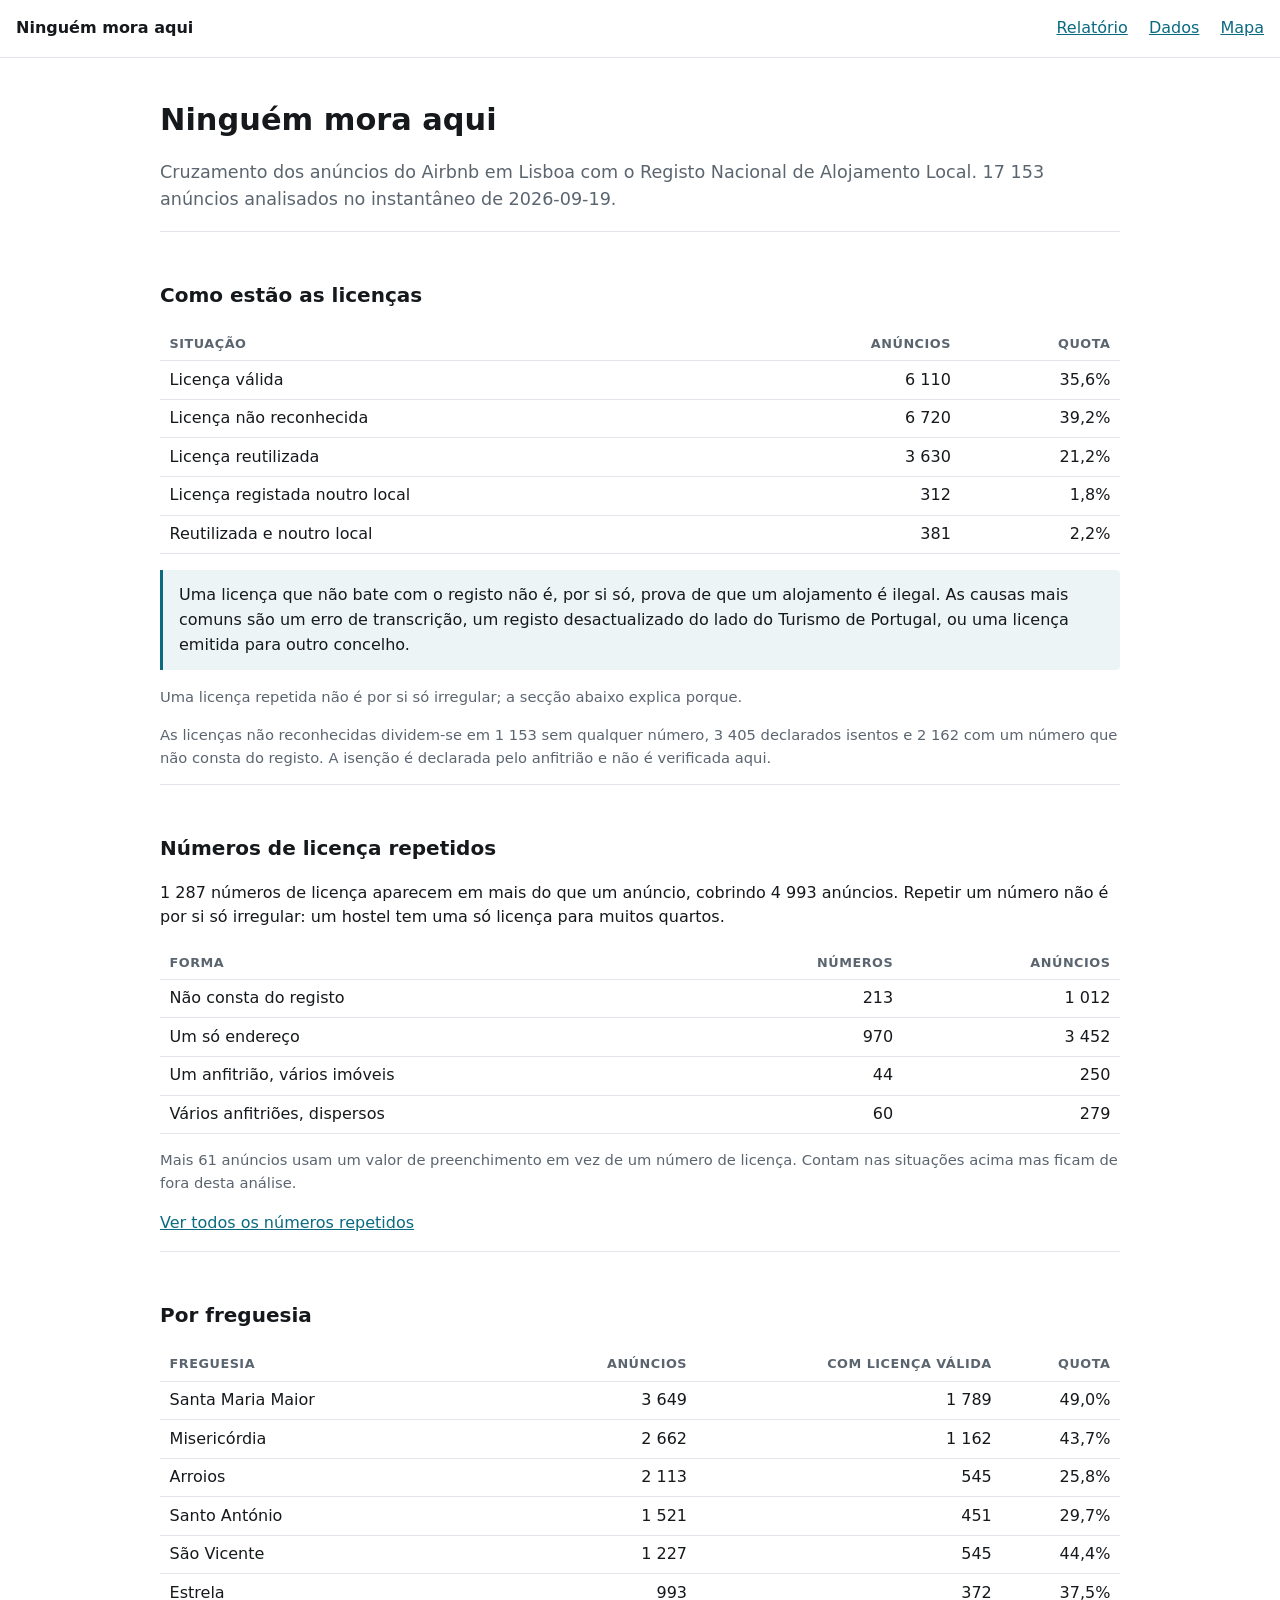
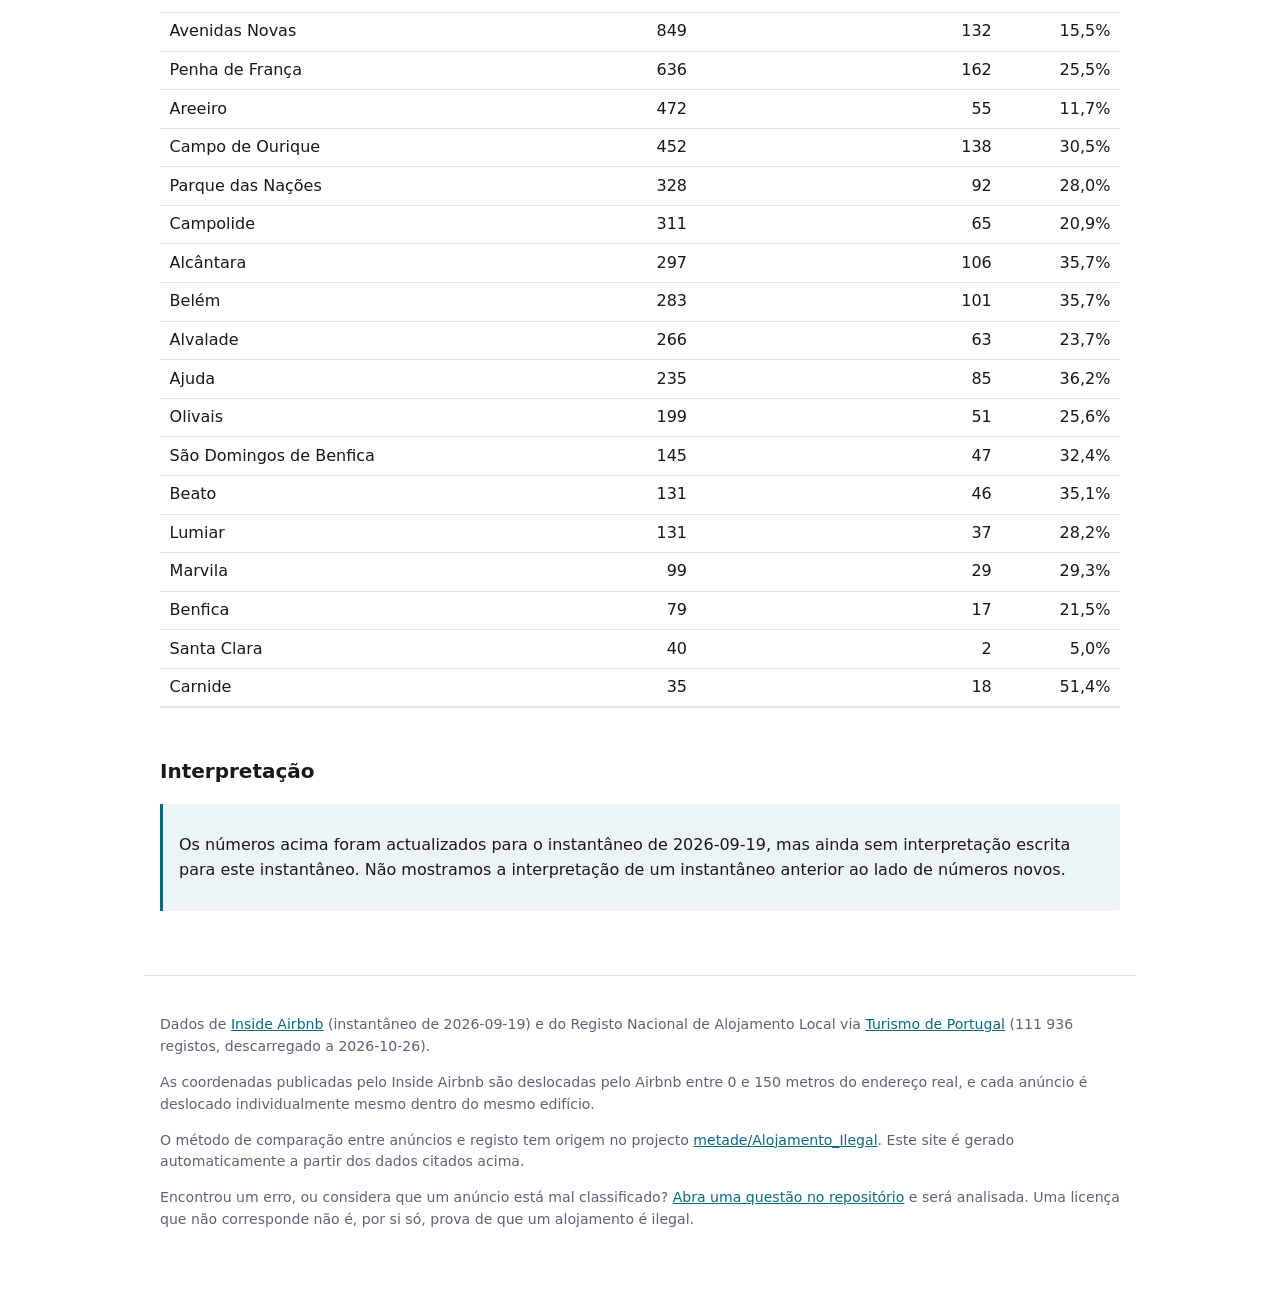
<file: index.html>
<!doctype html>
<html lang="pt">
<head>
<meta charset="utf-8">
<meta name="viewport" content="width=device-width, initial-scale=1">
<title>Ninguém mora aqui</title>
<link rel="stylesheet" href="assets/style.css">
</head>
<body>
<header class="site-header">
  <a class="brand" href="">Ninguém mora aqui</a>
  <nav>
    <a href="">Relatório</a>
    <a href="dados/">Dados</a>
    <a href="mapa/">Mapa</a>
  </nav>
</header>
<main>
<h1>Ninguém mora aqui</h1>

<p class="lede">
  Cruzamento dos anúncios do Airbnb em Lisboa com o Registo Nacional de
  Alojamento Local. 17 153
  anúncios analisados no instantâneo de 2026-09-19.
</p>

<section>
<h2>Como estão as licenças</h2>
<table>
  <thead>
  <tr><th scope="col">Situação</th><th scope="col">Anúncios</th><th scope="col">Quota</th></tr>
  </thead>
  <tbody>
  <tr><td>Licença válida</td>
      <td>6 110</td>
      <td>35,6%</td></tr>
  <tr><td>Licença não reconhecida</td>
      <td>6 720</td>
      <td>39,2%</td></tr>
  <tr><td>Licença reutilizada</td>
      <td>3 630</td>
      <td>21,2%</td></tr>
  <tr><td>Licença registada noutro local</td>
      <td>312</td>
      <td>1,8%</td></tr>
  <tr><td>Reutilizada e noutro local</td>
      <td>381</td>
      <td>2,2%</td></tr>
  </tbody>
</table>

<p class="notice">
  Uma licença que não bate com o registo não é, por si só, prova de que um
  alojamento é ilegal. As causas mais comuns são um erro de transcrição, um
  registo desactualizado do lado do Turismo de Portugal, ou uma licença
  emitida para outro concelho.
</p>

<p class="muted">
  Uma licença repetida não é por si só irregular; a secção abaixo explica
  porque.
</p>

<p class="muted">
  As licenças não reconhecidas dividem-se em 1 153
  sem qualquer número, 3 405 declarados isentos
  e 2 162 com um número que não
  consta do registo. A isenção é declarada pelo anfitrião e não é verificada
  aqui.
</p>
</section>

<section>
<h2>Números de licença repetidos</h2>
<p>
  1 287 números de licença aparecem em mais do que um
  anúncio, cobrindo 4 993 anúncios. Repetir um número
  não é por si só irregular: um hostel tem uma só licença para muitos quartos.
</p>
<table>
  <thead>
  <tr><th scope="col">Forma</th><th scope="col">Números</th><th scope="col">Anúncios</th></tr>
  </thead>
  <tbody>
  <tr><td>Não consta do registo</td><td>213</td><td>1 012</td></tr>
  <tr><td>Um só endereço</td><td>970</td><td>3 452</td></tr>
  <tr><td>Um anfitrião, vários imóveis</td><td>44</td><td>250</td></tr>
  <tr><td>Vários anfitriões, dispersos</td><td>60</td><td>279</td></tr>
  </tbody>
</table>
<p class="muted">
  Mais 61 anúncios usam um
  valor de preenchimento em vez de um número de licença. Contam nas situações
  acima mas ficam de fora desta análise.
</p>
<p><a href="dados/">Ver todos os números repetidos</a></p>
</section>

<section>
<h2>Por freguesia</h2>
<div class="table-wrap">
<table>
  <thead>
  <tr><th scope="col">Freguesia</th><th scope="col">Anúncios</th><th scope="col">Com licença válida</th><th scope="col">Quota</th></tr>
  </thead>
  <tbody>
  <tr>
    <td>Santa Maria Maior</td>
    <td>3 649</td>
    <td>1 789</td>
    <td>49,0%</td>
  </tr>
  <tr>
    <td>Misericórdia</td>
    <td>2 662</td>
    <td>1 162</td>
    <td>43,7%</td>
  </tr>
  <tr>
    <td>Arroios</td>
    <td>2 113</td>
    <td>545</td>
    <td>25,8%</td>
  </tr>
  <tr>
    <td>Santo António</td>
    <td>1 521</td>
    <td>451</td>
    <td>29,7%</td>
  </tr>
  <tr>
    <td>São Vicente</td>
    <td>1 227</td>
    <td>545</td>
    <td>44,4%</td>
  </tr>
  <tr>
    <td>Estrela</td>
    <td>993</td>
    <td>372</td>
    <td>37,5%</td>
  </tr>
  <tr>
    <td>Avenidas Novas</td>
    <td>849</td>
    <td>132</td>
    <td>15,5%</td>
  </tr>
  <tr>
    <td>Penha de França</td>
    <td>636</td>
    <td>162</td>
    <td>25,5%</td>
  </tr>
  <tr>
    <td>Areeiro</td>
    <td>472</td>
    <td>55</td>
    <td>11,7%</td>
  </tr>
  <tr>
    <td>Campo de Ourique</td>
    <td>452</td>
    <td>138</td>
    <td>30,5%</td>
  </tr>
  <tr>
    <td>Parque das Nações</td>
    <td>328</td>
    <td>92</td>
    <td>28,0%</td>
  </tr>
  <tr>
    <td>Campolide</td>
    <td>311</td>
    <td>65</td>
    <td>20,9%</td>
  </tr>
  <tr>
    <td>Alcântara</td>
    <td>297</td>
    <td>106</td>
    <td>35,7%</td>
  </tr>
  <tr>
    <td>Belém</td>
    <td>283</td>
    <td>101</td>
    <td>35,7%</td>
  </tr>
  <tr>
    <td>Alvalade</td>
    <td>266</td>
    <td>63</td>
    <td>23,7%</td>
  </tr>
  <tr>
    <td>Ajuda</td>
    <td>235</td>
    <td>85</td>
    <td>36,2%</td>
  </tr>
  <tr>
    <td>Olivais</td>
    <td>199</td>
    <td>51</td>
    <td>25,6%</td>
  </tr>
  <tr>
    <td>São Domingos de Benfica</td>
    <td>145</td>
    <td>47</td>
    <td>32,4%</td>
  </tr>
  <tr>
    <td>Beato</td>
    <td>131</td>
    <td>46</td>
    <td>35,1%</td>
  </tr>
  <tr>
    <td>Lumiar</td>
    <td>131</td>
    <td>37</td>
    <td>28,2%</td>
  </tr>
  <tr>
    <td>Marvila</td>
    <td>99</td>
    <td>29</td>
    <td>29,3%</td>
  </tr>
  <tr>
    <td>Benfica</td>
    <td>79</td>
    <td>17</td>
    <td>21,5%</td>
  </tr>
  <tr>
    <td>Santa Clara</td>
    <td>40</td>
    <td>2</td>
    <td>5,0%</td>
  </tr>
  <tr>
    <td>Carnide</td>
    <td>35</td>
    <td>18</td>
    <td>51,4%</td>
  </tr>
  </tbody>
</table>
</div>
</section>

<section>
<h2>Interpretação</h2>
<div class="notice">
  <p>
    Os números acima foram actualizados para o instantâneo de
    2026-09-19, mas ainda sem interpretação escrita para este
    instantâneo. Não mostramos a interpretação de um instantâneo anterior ao
    lado de números novos.
  </p>
</div>
</section>
</main>
<footer class="site-footer">
  <p>
    Dados de <a href="https://insideairbnb.com/get-the-data/">Inside Airbnb</a>
    (instantâneo de 2026-09-19) e do Registo Nacional de
    Alojamento Local via
    <a href="https://sigtur.turismodeportugal.pt/">Turismo de Portugal</a>
    (111 936 registos, descarregado a
    2026-10-26).
  </p>
  <p>
    As coordenadas publicadas pelo Inside Airbnb são deslocadas pelo Airbnb
    entre 0 e 150 metros do endereço real, e cada anúncio é deslocado
    individualmente mesmo dentro do mesmo edifício.
  </p>
  <p>
    O método de comparação entre anúncios e registo tem origem no projecto
    <a href="https://github.com/metade/Alojamento_Ilegal">metade/Alojamento_Ilegal</a>.
    Este site é gerado automaticamente a partir dos dados citados acima.
  </p>
  <p>
    Encontrou um erro, ou considera que um anúncio está mal classificado?
    <a href="https://github.com/caasols/ninguem-mora-aqui/issues">Abra uma questão
    no repositório</a> e será analisada. Uma licença que não corresponde não é,
    por si só, prova de que um alojamento é ilegal.
  </p>
</footer>
</body>
</html>
</file>
<file: assets/style.css>
:root {
  --bg: #ffffff;
  --fg: #16191c;
  --muted: #5b6570;
  --line: #e2e6ea;
  --accent: #0a6a80;
  --accent-soft: rgba(10, 106, 128, .07);
}
@media (prefers-color-scheme: dark) {
  :root {
    --bg: #101316; --fg: #e6eaee; --muted: #98a2ac;
    --line: #252b31; --accent: #5ab6cc;
    --accent-soft: rgba(90, 182, 204, .07);
  }
}
* { box-sizing: border-box; }
body {
  margin: 0; background: var(--bg); color: var(--fg);
  font: 16px/1.55 system-ui, -apple-system, "Segoe UI", Roboto, sans-serif;
}
main { max-width: 62rem; margin: 0 auto; padding: 1.5rem 1rem 4rem; }
.site-header {
  display: flex; flex-wrap: wrap; gap: 1rem; align-items: baseline;
  justify-content: space-between;
  padding: 1rem; border-bottom: 1px solid var(--line);
}
.brand { font-weight: 700; text-decoration: none; color: var(--fg); }
.site-header nav a { margin-left: 1rem; color: var(--accent); }
h1 { font-size: 1.9rem; line-height: 1.2; text-wrap: balance; }
h2 { font-size: 1.25rem; margin-top: 2.5rem; }
.lede { font-size: 1.1rem; color: var(--muted); }
section { border-top: 1px solid var(--line); padding-top: .5rem; }
table { border-collapse: collapse; width: 100%; font-variant-numeric: tabular-nums; }
th, td { text-align: left; padding: .4rem .6rem; border-bottom: 1px solid var(--line); }
th { font-size: .8rem; text-transform: uppercase; letter-spacing: .04em; color: var(--muted); }
td:not(:first-child), th:not(:first-child) { text-align: right; }
.table-wrap { overflow-x: auto; }
.muted { color: var(--muted); font-size: .92rem; }
.notice {
  border-left: 3px solid var(--accent); background: var(--accent-soft);
  padding: .8rem 1rem; border-radius: 0 4px 4px 0;
}
.commentary { border-left: 3px solid var(--line); padding-left: 1rem; }
.site-footer {
  max-width: 62rem; margin: 0 auto; padding: 1.5rem 1rem 3rem;
  border-top: 1px solid var(--line); color: var(--muted); font-size: .88rem;
}
a { color: var(--accent); }
#map { height: 75vh; min-height: 24rem; border: 1px solid var(--line); }
#tabela_filtro { padding: .4rem .6rem; margin-bottom: 1rem; width: 100%; max-width: 24rem; }
.legend { display: flex; flex-wrap: wrap; gap: 2rem; margin: 1rem 0; }
.legend-title { font-size: .95rem; margin: 0 0 .4rem; }
.legend-list { list-style: none; margin: 0; padding: 0; font-size: .92rem; }
.legend-list li { display: flex; align-items: center; gap: .5rem; padding: .15rem 0; }
.swatch { width: .8rem; height: .8rem; border-radius: 50%; flex: none; display: inline-block; }
.swatch-teal { background: #0a6a80; }
.swatch-violet { background: #5b21b6; }
.swatch-amber { background: #92400e; }
</file>
